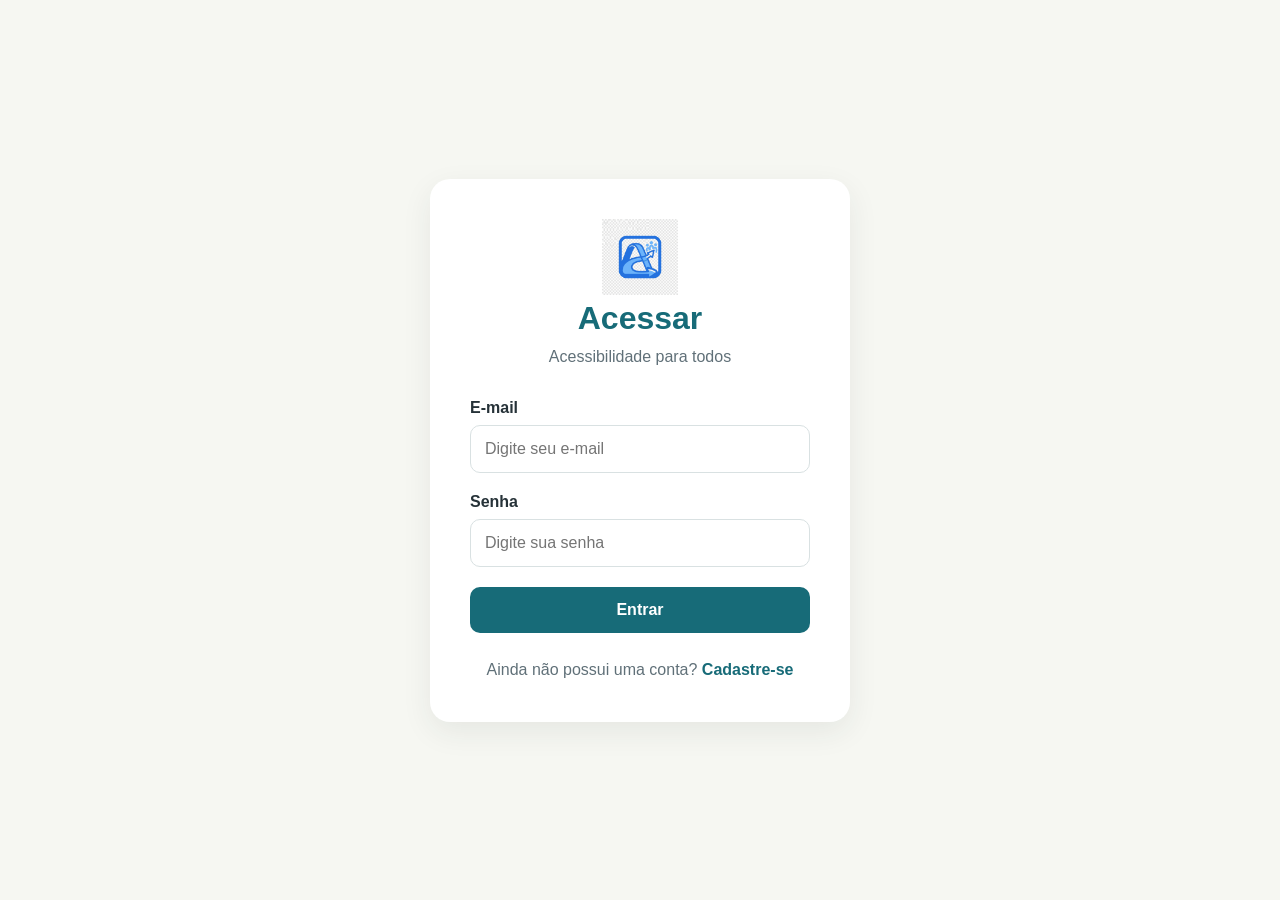
<file: index.html>
<!DOCTYPE html>
<html lang="pt-BR">
<head>
    <meta charset="UTF-8">
    <meta name="viewport" content="width=device-width, initial-scale=1.0">
    <title>Projeto Acessibilidade Urbana</title>

    <meta http-equiv="refresh" content="0; url=pages/login.html">
</head>

<body>
    <p>
        Redirecionando para a página de login...
    </p>

    <script>
        window.location.href = "pages/login.html";
    </script>
</body>
</html>
</file>
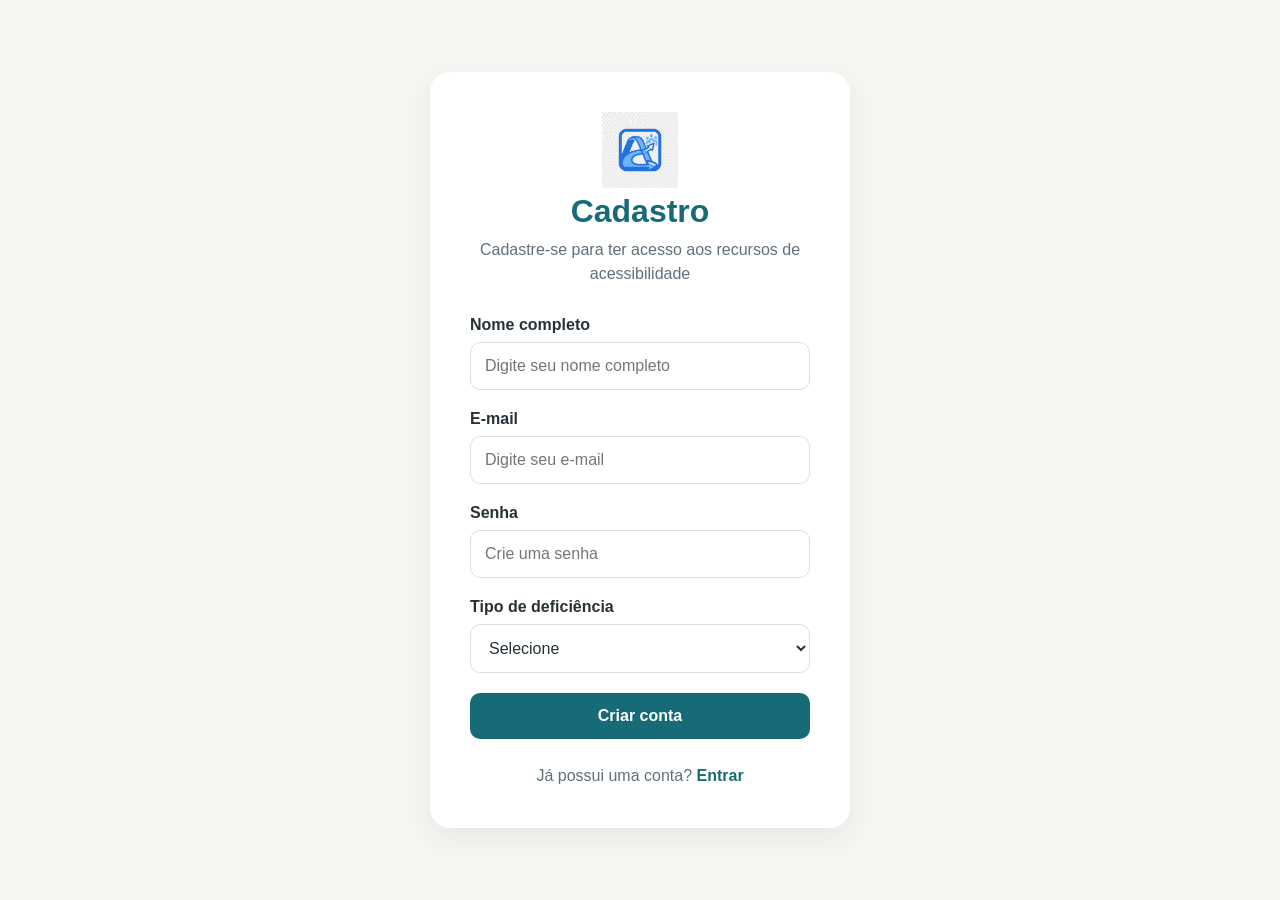
<file: pages/cadastro.html>
<!DOCTYPE html>
<html lang="pt-br">

<head>
    <meta charset="UTF-8">
    <meta name="viewport" content="width=device-width, initial-scale=1.0">

    <title>Cadastro - Acessar</title>

    <link rel="stylesheet" href="../CSS/style.css">
</head>

<body>

    <main class="login-container">

        <section class="login-card">

            <div class="logo">

                <img src="../IMG/logo.png" alt="Logo do Acessar" class="app-logo">

                <h1>Cadastro</h1>

            </div>

            <p class="login-subtitle">
                Cadastre-se para ter acesso aos recursos de acessibilidade
            </p>


            <form onsubmit="cadastrarUsuario(event)">

                <!-- Nome -->
                <div class="form-group">

                    <label for="nome">
                        Nome completo
                    </label>

                    <input type="text" id="nome" name="nome" placeholder="Digite seu nome completo" autocomplete="name"
                        required>

                </div>


                <!-- E-mail -->
                <div class="form-group">

                    <label for="email">
                        E-mail
                    </label>

                    <input type="email" id="email" name="email" placeholder="Digite seu e-mail" autocomplete="email"
                        required>

                </div>


                <!-- Senha -->
                <div class="form-group">

                    <label for="senha">
                        Senha
                    </label>

                    <input type="password" id="senha" name="senha" placeholder="Crie uma senha"
                        autocomplete="new-password" required>

                </div>


                <!-- Tipo de deficiência -->
                <div class="form-group">

                    <label for="deficiencia">
                        Tipo de deficiência
                    </label>

                    <select id="deficiencia" name="deficiencia" required>

                        <option value="">
                            Selecione
                        </option>

                        <option value="visual">
                            Deficiência visual
                        </option>

                        <option value="auditiva">
                            Deficiência auditiva
                        </option>

                        <option value="motora">
                            Deficiência físico-motora
                        </option>

                        <option value="intelectual">
                            Deficiência intelectual
                        </option>

                        <option value="multipla">
                            Deficiência múltipla
                        </option>

                    </select>

                </div>


                <!-- Botão -->
                <button type="submit" class="btn-primary">
                    Criar conta
                </button>

            </form>


            <!-- Link para login -->
            <p class="register-text">

                Já possui uma conta?

                <a href="login.html">
                    Entrar
                </a>

            </p>

        </section>

    </main>


    <script src="../JS/script.js"></script>

</body>

</html>
</file>
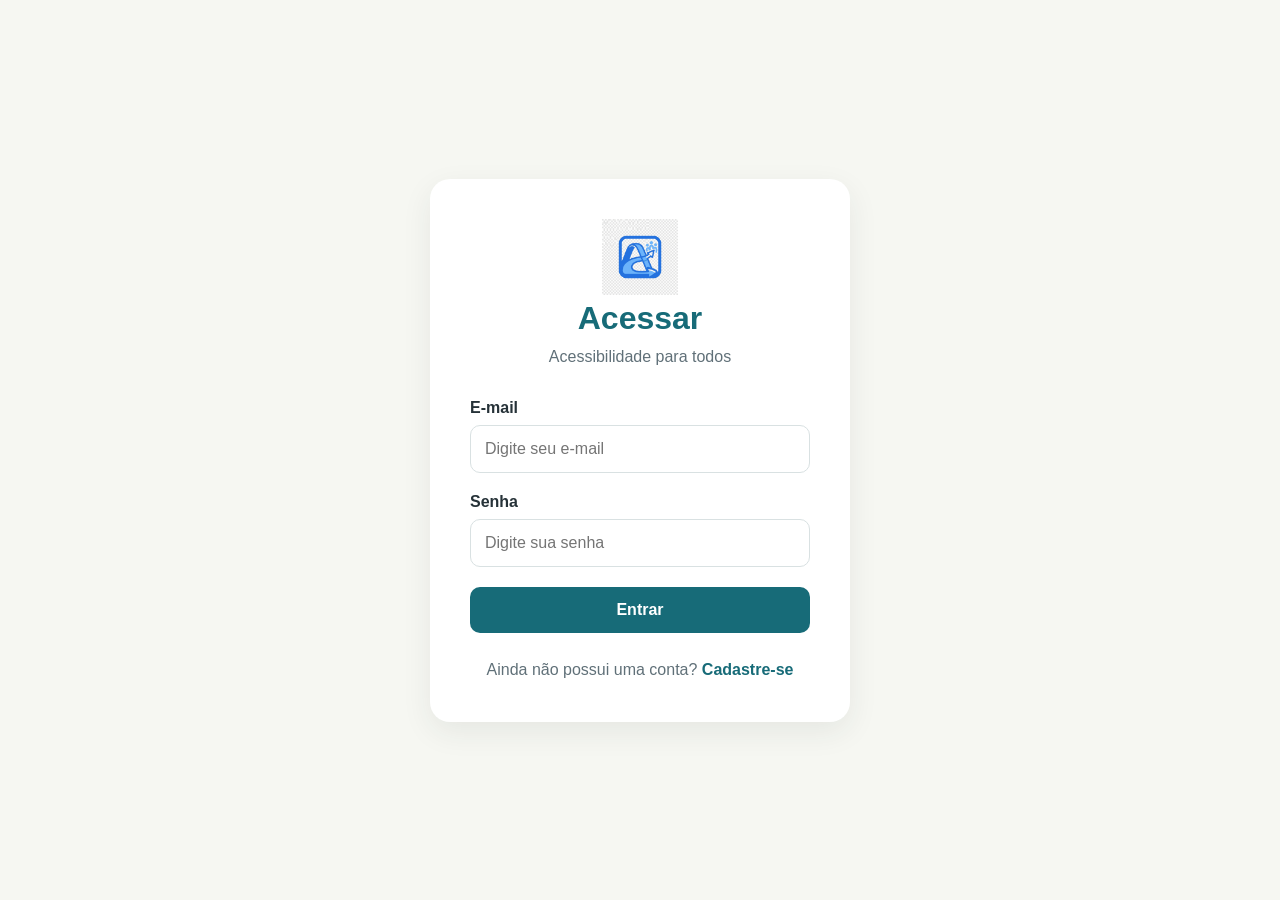
<file: pages/detalhes-rota.html>
<!DOCTYPE html>
<html lang="pt-br">

<head>

    <meta charset="UTF-8">

    <meta name="viewport" content="width=device-width, initial-scale=1.0">

    <title>Detalhes da rota - Acessar</title>

    <link rel="stylesheet" href="../CSS/style.css">

</head>

<body>

    <!-- ==============================
         CABEÇALHO
         ============================== -->

    <header class="header">

        <div class="header-logo">

            <nav class="navigation" aria-label="Navegação principal">

                <a href="home.html">
                    Início
                </a>

                <a href="rotas.html">
                    Rotas
                </a>

                <a href="recursos.html">
                    Recursos
                </a>

                <a href="perfil.html">
                    Perfil
                </a>

            </nav>

        </div>


        <div class="header-actions">

            <!-- Notificações -->

            <button id="notificationButton" class="theme-toggle" aria-label="Notificações" aria-expanded="false"
                aria-controls="notificationPanel" type="button">
                🔔
            </button>


            <!-- Tema -->

            <button id="themeToggle" class="theme-toggle" aria-label="Alternar tema" type="button">
                🌙
            </button>


            <!-- Sair -->

            <button class="logout-button" onclick="fazerLogout()" type="button">
                Sair
            </button>


            <!-- Painel de notificações -->

            <div id="notificationPanel" class="notification-panel" hidden>

                <h3>
                    Notificações
                </h3>

                <div id="notificationList" class="notification-list" aria-live="polite"></div>

            </div>

        </div>

    </header>


    <!-- ==============================
         CONTEÚDO
         ============================== -->

    <main class="home-container">

        <section class="route-details-section">

            <a href="rotas.html" class="back-route">
                ← Voltar para rotas
            </a>


            <h1 id="rotaTitulo">
                Detalhes da rota
            </h1>


            <p class="route-details-subtitle">
                Confira as informações e os recursos
                de acessibilidade disponíveis neste caminho.
            </p>


            <!-- ==============================
                 INFORMAÇÕES PRINCIPAIS
                 ============================== -->

            <div class="route-details-card">

                <div class="route-details-icon">
                    🗺️
                </div>


                <div>

                    <h2 id="rotaNome">
                        Carregando rota...
                    </h2>

                    <p id="rotaDescricao">
                        Carregando informações...
                    </p>

                </div>

            </div>


            <!-- ==============================
                 INFORMAÇÕES DA ROTA
                 ============================== -->

            <div class="route-details-info">

                <div class="route-detail-item">

                    <span class="route-detail-icon">
                        📍
                    </span>

                    <div>

                        <strong>
                            Distância
                        </strong>

                        <span id="rotaDistancia">
                            -
                        </span>

                    </div>

                </div>


                <div class="route-detail-item">

                    <span class="route-detail-icon">
                        ⏱️
                    </span>

                    <div>

                        <strong>
                            Tempo estimado
                        </strong>

                        <span id="rotaTempo">
                            -
                        </span>

                    </div>

                </div>

            </div>


            <!-- ==============================
                 CAMINHO
                 ============================== -->

            <section class="route-path-section">

                <h2>
                    Caminho da rota
                </h2>

                <div class="route-map">
                    <img src="../IMG/rotas.png" alt="Mapa mostrando o caminho da rota acessível">
                </div>

                <div id="rotaCaminho" class="route-path"></div>
            </section>


            <!-- ==============================
                 ACESSIBILIDADE
                 ============================== -->

            <section class="route-accessibility-details">

                <h2>
                    Recursos de acessibilidade
                </h2>

                <div id="rotaRecursos" class="accessibility-tags"></div>

            </section>

        </section>

    </main>


    <script src="../JS/script.js"></script>

    <script>
        carregarDetalhesRota();
    </script>

</body>

</html>
</file>
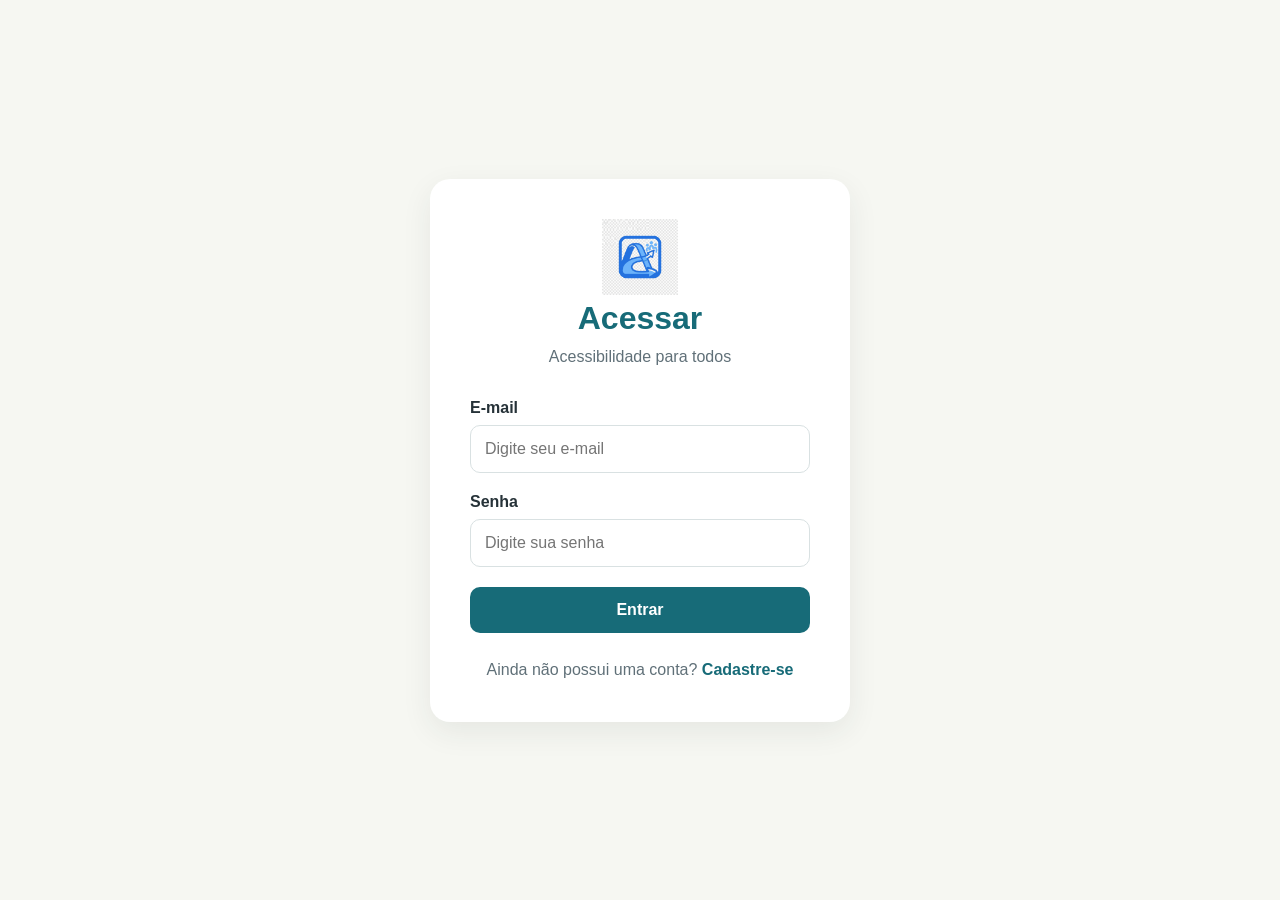
<file: pages/home.html>
<!DOCTYPE html>
<html lang="pt-br">

<head>
    <meta charset="UTF-8">
    <meta name="viewport" content="width=device-width, initial-scale=1.0">

    <title>Início - Acessar</title>

    <link rel="stylesheet" href="../CSS/style.css">
</head>

<body>

    <!-- Cabeçalho -->
    <header class="header">

        <!-- Navegação principal -->
        <div class="header-logo">

            <nav class="navigation" aria-label="Navegação principal">

                <a href="home.html">
                    Início
                </a>

                <a href="rotas.html">
                    Rotas
                </a>

                <a href="recursos.html">
                    Recursos
                </a>

                <a href="perfil.html">
                    Perfil
                </a>

            </nav>

        </div>


        <!-- Ações do usuário -->
        <div class="header-actions">

            <!-- Notificações -->
            <button id="notificationButton" class="theme-toggle" aria-label="Notificações" aria-expanded="false"
                aria-controls="notificationPanel" type="button">
                🔔
            </button>


            <!-- Tema -->
            <button id="themeToggle" class="theme-toggle" aria-label="Alternar tema" type="button">
                🌙
            </button>


            <!-- Sair -->
            <button class="logout-button" onclick="fazerLogout()" type="button">
                Sair
            </button>


            <!-- Painel de notificações -->
            <div id="notificationPanel" class="notification-panel" hidden>

                <h3>Notificações</h3>

                <div id="notificationList" class="notification-list" aria-live="polite"></div>

            </div>

        </div>

    </header>


    <!-- Conteúdo principal -->
    <main class="home-container">

        <!-- Saudação -->
        <section class="welcome-section">

            <h1>
                Olá, <span id="nomeUsuario">usuário</span>
            </h1>

            <p>
                Encontre recursos de acessibilidade para facilitar sua mobilidade.
            </p>

        </section>


        <!-- Recursos personalizados -->
        <section class="resources-section">

            <h2>
                Recursos personalizados
            </h2>

            <div id="recursosContainer" class="resources-grid"></div>

        </section>


        <!-- Informações de acessibilidade -->
        <section class="accessibility-info">

            <h2>
                Informações de acessibilidade
            </h2>

            <p>
                Consulte informações sobre rotas acessíveis,
                equipamentos urbanos e condições de mobilidade.
            </p>

        </section>

    </main>


    <!-- JavaScript -->
    <script src="../JS/script.js"></script>

    <script>
        carregarHome();
    </script>

</body>

</html>
</file>
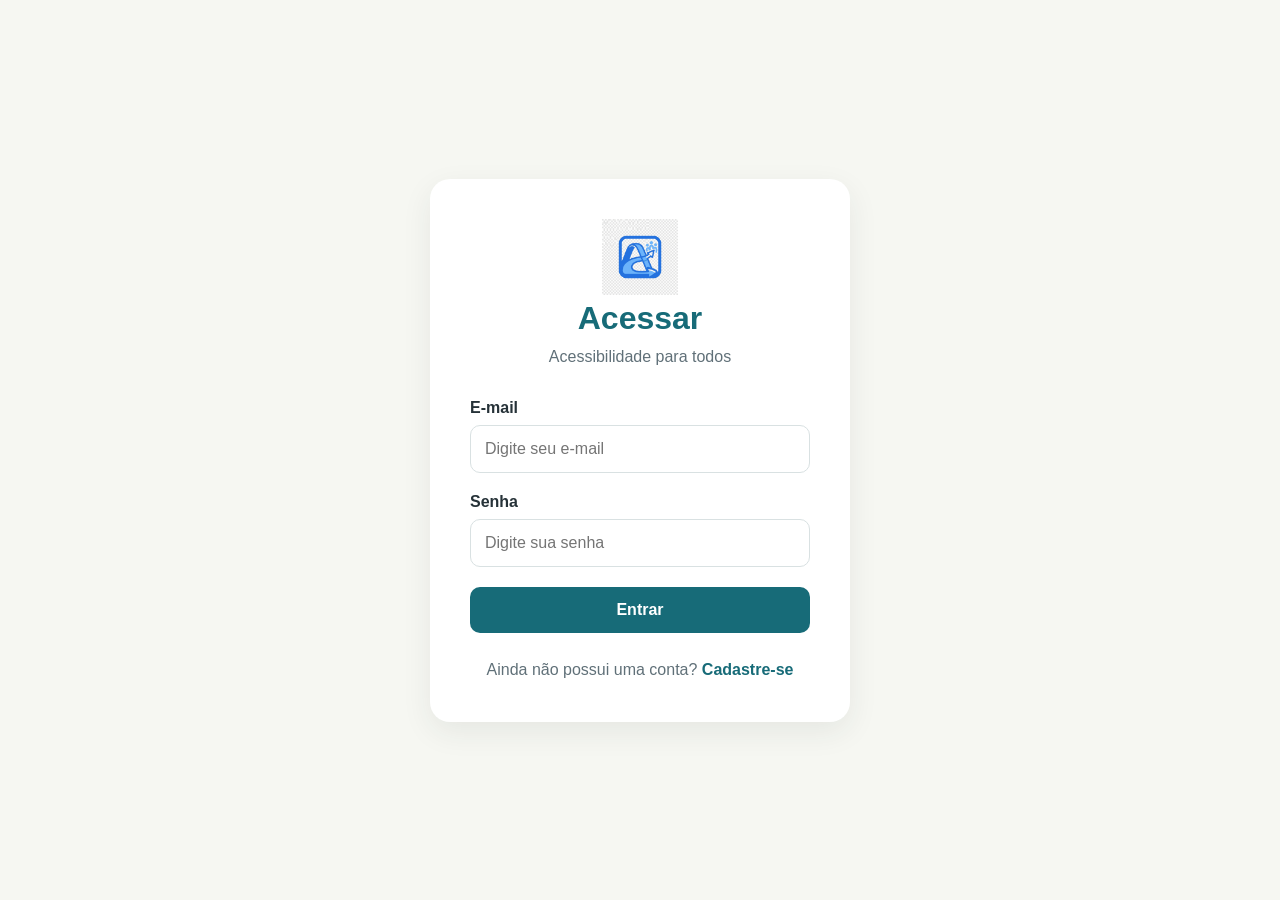
<file: pages/login.html>
<!DOCTYPE html>
<html lang="pt-br">

<head>
    <meta charset="UTF-8">
    <meta name="viewport" content="width=device-width, initial-scale=1.0">

    <title>Login - Acessar</title>

    <link rel="stylesheet" href="../CSS/style.css">
</head>

<body>

    <main class="login-container">

        <section class="login-card">

            <!-- Logo -->
            <div class="logo">

                <img src="../IMG/logo.png" alt="Logo do Acessar" class="app-logo">

                <h1>Acessar</h1>

            </div>


            <!-- Subtítulo -->
            <p class="login-subtitle">
                Acessibilidade para todos
            </p>


            <!-- Formulário de login -->
            <form onsubmit="fazerLogin(event)">

                <!-- E-mail -->
                <div class="form-group">

                    <label for="email">
                        E-mail
                    </label>

                    <input type="email" id="email" name="email" placeholder="Digite seu e-mail" autocomplete="email"
                        required>

                </div>


                <!-- Senha -->
                <div class="form-group">

                    <label for="senha">
                        Senha
                    </label>

                    <input type="password" id="senha" name="senha" placeholder="Digite sua senha"
                        autocomplete="current-password" required>

                </div>


                <!-- Botão de login -->
                <button type="submit" class="btn-primary">
                    Entrar
                </button>

            </form>


            <!-- Cadastro -->
            <p class="register-text">

                Ainda não possui uma conta?

                <a href="cadastro.html">
                    Cadastre-se
                </a>

            </p>

        </section>

    </main>


    <script src="../JS/script.js"></script>

</body>

</html>
</file>
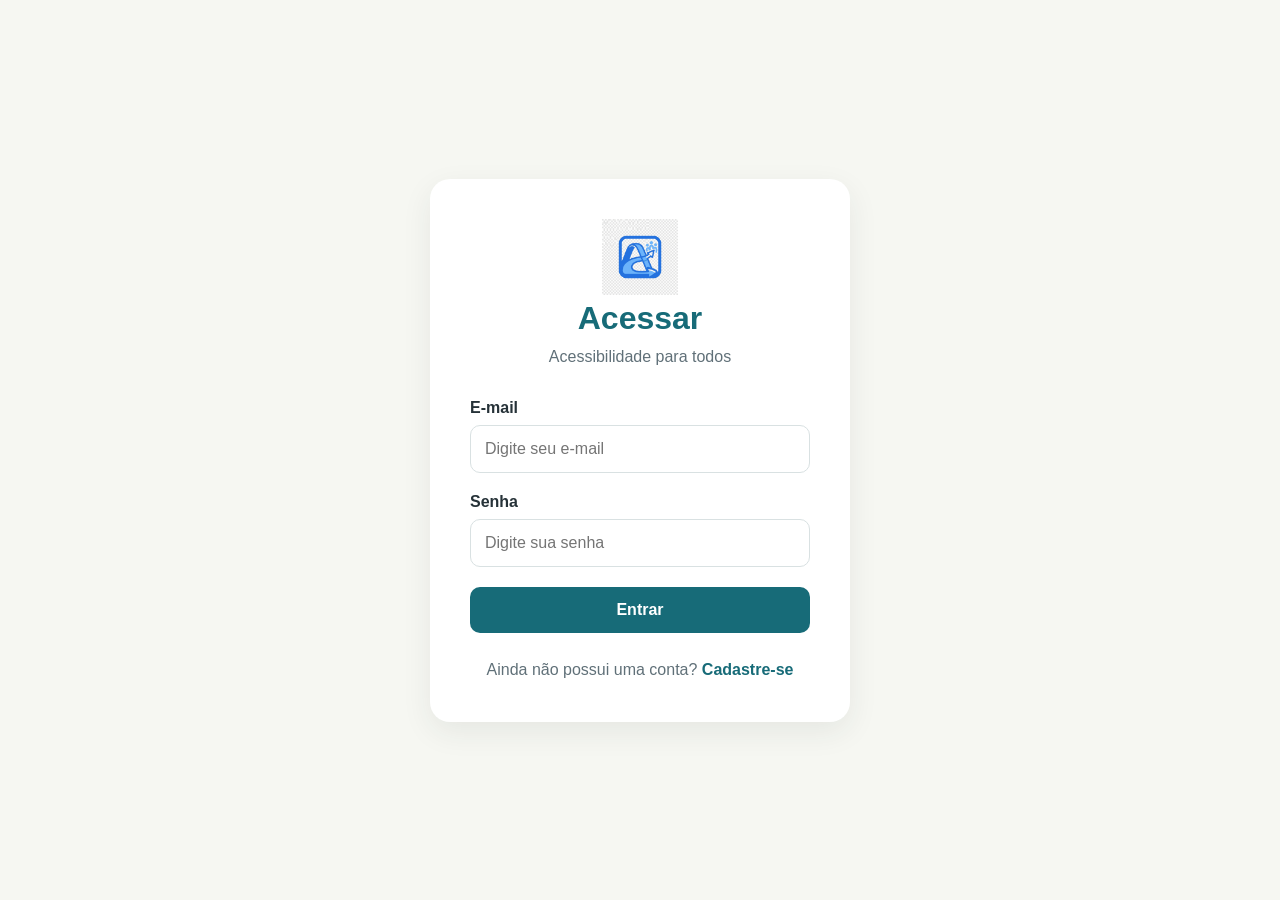
<file: pages/perfil.html>
<!DOCTYPE html>
<html lang="pt-br">

<head>
    <meta charset="UTF-8">
    <meta name="viewport" content="width=device-width, initial-scale=1.0">

    <title>Meu perfil - Acessar</title>

    <link rel="stylesheet" href="../CSS/style.css">
</head>

<body>

    <!-- ==============================
         CABEÇALHO
         ============================== -->

    <header class="header">

        <div class="header-logo">

            <nav class="navigation" aria-label="Navegação principal">

                <a href="home.html">
                    Início
                </a>

                <a href="rotas.html">
                    Rotas
                </a>

                <a href="recursos.html">
                    Recursos
                </a>

                <a href="perfil.html" aria-current="page">
                    Perfil
                </a>

            </nav>

        </div>


        <!-- ==============================
             AÇÕES DO USUÁRIO
             ============================== -->

        <div class="header-actions">

            <!-- Notificações -->
            <button
                id="notificationButton"
                class="theme-toggle"
                aria-label="Notificações"
                aria-expanded="false"
                aria-controls="notificationPanel"
                type="button">

                🔔

            </button>


            <!-- Tema -->
            <button
                id="themeToggle"
                class="theme-toggle"
                aria-label="Alternar tema"
                type="button">

                🌙

            </button>


            <!-- Sair -->
            <button
                class="logout-button"
                onclick="fazerLogout()"
                type="button">

                Sair

            </button>


            <!-- Painel de notificações -->
            <div
                id="notificationPanel"
                class="notification-panel"
                hidden>

                <h3>Notificações</h3>

                <div
                    id="notificationList"
                    class="notification-list"
                    aria-live="polite">
                </div>

            </div>

        </div>

    </header>


    <!-- ==============================
         CONTEÚDO PRINCIPAL
         ============================== -->

    <main class="home-container">

        <section class="profile-section">

            <h1>
                Meu perfil
            </h1>

            <p>
                Confira e gerencie as informações cadastradas na sua conta.
            </p>


            <!-- ==============================
                 NOME DO USUÁRIO
                 ============================== -->

            <h2 id="perfilNome">
                Usuário
            </h2>


            <!-- ==============================
                 DADOS DO PERFIL
                 ============================== -->

            <div class="profile-data">

                <p>
                    <strong>Nome:</strong>

                    <span id="perfilNomeCompleto">
                        Não informado
                    </span>
                </p>


                <p>
                    <strong>E-mail:</strong>

                    <span id="perfilEmail">
                        Não informado
                    </span>
                </p>


                <p>
                    <strong>Tipo de deficiência:</strong>

                    <span id="perfilDeficiencia">
                        Não informado
                    </span>
                </p>

            </div>


            <!-- ==============================
                 RESUMO DO PERFIL
                 ============================== -->

            <div class="profile-summary">

                <h2>
                    Resumo das informações
                </h2>

                <p id="perfilResumo">
                    Suas informações aparecerão aqui.
                </p>

            </div>


            <!-- ==============================
                 AÇÕES DO PERFIL
                 ============================== -->

            <div class="profile-actions">

                <button
                    id="editarPerfilButton"
                    class="profile-edit-button"
                    type="button">

                    ✏️ Editar perfil

                </button>

            </div>


            <!-- ==============================
                 FORMULÁRIO DE EDIÇÃO
                 ============================== -->

            <div
                id="perfilForm"
                class="profile-edit-form"
                hidden>

                <h2>
                    Editar informações
                </h2>


                <!-- Nome -->
                <div class="form-group">

                    <label for="editarNome">
                        Nome completo
                    </label>

                    <input
                        type="text"
                        id="editarNome"
                        placeholder="Digite seu nome">

                </div>


                <!-- E-mail -->
                <div class="form-group">

                    <label for="editarEmail">
                        E-mail
                    </label>

                    <input
                        type="email"
                        id="editarEmail"
                        placeholder="Digite seu e-mail">

                </div>


                <!-- Deficiência -->
                <div class="form-group">

                    <label for="editarDeficiencia">
                        Tipo de deficiência
                    </label>

                    <select id="editarDeficiencia">

                        <option value="">
                            Selecione uma opção
                        </option>

                        <option value="visual">
                            Deficiência visual
                        </option>

                        <option value="auditiva">
                            Deficiência auditiva
                        </option>

                        <option value="motora">
                            Deficiência físico-motora
                        </option>

                        <option value="intelectual">
                            Deficiência intelectual
                        </option>

                        <option value="multipla">
                            Deficiência múltipla
                        </option>

                    </select>

                </div>


                <!-- Botões -->
                <div class="profile-form-actions">

                    <button
                        id="salvarPerfilButton"
                        class="profile-save-button"
                        type="button"
                        hidden>

                        💾 Salvar alterações

                    </button>


                    <button
                        id="cancelarPerfilButton"
                        class="profile-cancel-button"
                        type="button"
                        hidden>

                        ❌ Cancelar

                    </button>

                </div>

            </div>

        </section>

    </main>


    <!-- ==============================
         JAVASCRIPT
         ============================== -->

    <script src="../JS/script.js"></script>

    <script>
        carregarPerfil();
    </script>

</body>

</html>
</file>
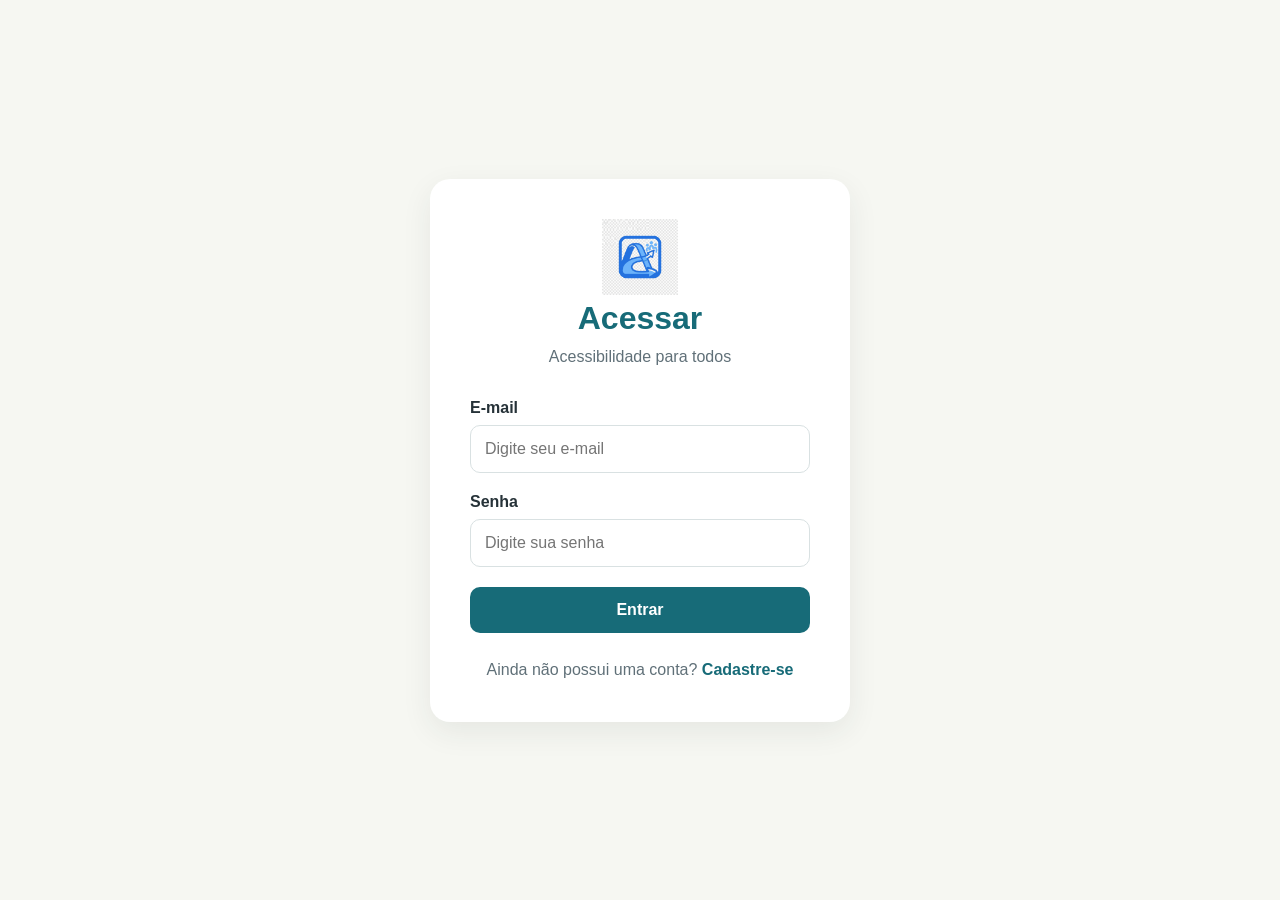
<file: pages/recurso-detalhes.html>
<!DOCTYPE html>
<html lang="pt-br">

<head>

    <meta charset="UTF-8">

    <meta
        name="viewport"
        content="width=device-width, initial-scale=1.0"
    >

    <title>Detalhes do recurso - Acessar</title>

    <link
        rel="stylesheet"
        href="../CSS/style.css"
    >

</head>

<body>

    <!-- ==============================
         CABEÇALHO
         ============================== -->

    <header class="header">

        <div class="header-logo">

            <nav
                class="navigation"
                aria-label="Navegação principal"
            >

                <a href="home.html">
                    Início
                </a>

                <a href="rotas.html">
                    Rotas
                </a>

                <a href="recursos.html">
                    Recursos
                </a>

                <a href="perfil.html">
                    Perfil
                </a>

            </nav>

        </div>


        <div class="header-actions">

            <button
                id="notificationButton"
                class="theme-toggle"
                aria-label="Notificações"
                aria-expanded="false"
                aria-controls="notificationPanel"
                type="button"
            >
                🔔
            </button>


            <button
                id="themeToggle"
                class="theme-toggle"
                aria-label="Alternar tema"
                type="button"
            >
                🌙
            </button>


            <button
                class="logout-button"
                onclick="fazerLogout()"
                type="button"
            >
                Sair
            </button>


            <div
                id="notificationPanel"
                class="notification-panel"
                hidden
            >

                <h3>
                    Notificações
                </h3>

                <div
                    id="notificationList"
                    class="notification-list"
                    aria-live="polite"
                ></div>

            </div>

        </div>

    </header>


    <!-- ==============================
         CONTEÚDO
         ============================== -->

    <main class="home-container">

        <section class="resource-details-section">

            <a
                href="recursos.html"
                class="back-resource"
            >
                ← Voltar para recursos
            </a>


            <h1 id="recursoTitulo">
                Detalhes do recurso
            </h1>


            <p
                id="recursoDescricao"
                class="resource-details-subtitle"
            >
                Carregando informações...
            </p>


            <!-- IMAGEM -->

            <div class="resource-detail-image">

                <img
                    id="recursoImagem"
                    src="../IMG/acessibilidade-fisica.png"
                    alt="Imagem representando o recurso de acessibilidade"
                >

            </div>


            <!-- INFORMAÇÕES -->

            <div class="resource-detail-card">

                <h2>
                    Sobre este recurso
                </h2>

                <p id="recursoDetalhes">
                    Carregando informações...
                </p>

            </div>


            <!-- BENEFÍCIOS -->

            <div class="resource-detail-card">

                <h2>
                    Como ele ajuda?
                </h2>


                <div class="resource-benefits">

                    <div class="resource-benefit">

                        <strong>
                            ♿ Acessibilidade
                        </strong>

                        <span>
                            Facilita o acesso e a circulação em diferentes ambientes.
                        </span>

                    </div>


                    <div class="resource-benefit">

                        <strong>
                            🛡️ Segurança
                        </strong>

                        <span>
                            Contribui para um deslocamento mais seguro.
                        </span>

                    </div>


                    <div class="resource-benefit">

                        <strong>
                            🗺️ Orientação
                        </strong>

                        <span>
                            Ajuda o usuário a compreender melhor o ambiente.
                        </span>

                    </div>


                    <div class="resource-benefit">

                        <strong>
                            🤝 Inclusão
                        </strong>

                        <span>
                            Contribui para uma cidade mais acessível e inclusiva.
                        </span>

                    </div>

                </div>

            </div>

        </section>

    </main>


    <script src="../JS/script.js"></script>

    <script>
        carregarDetalhesRecurso();
    </script>

</body>

</html>
</file>
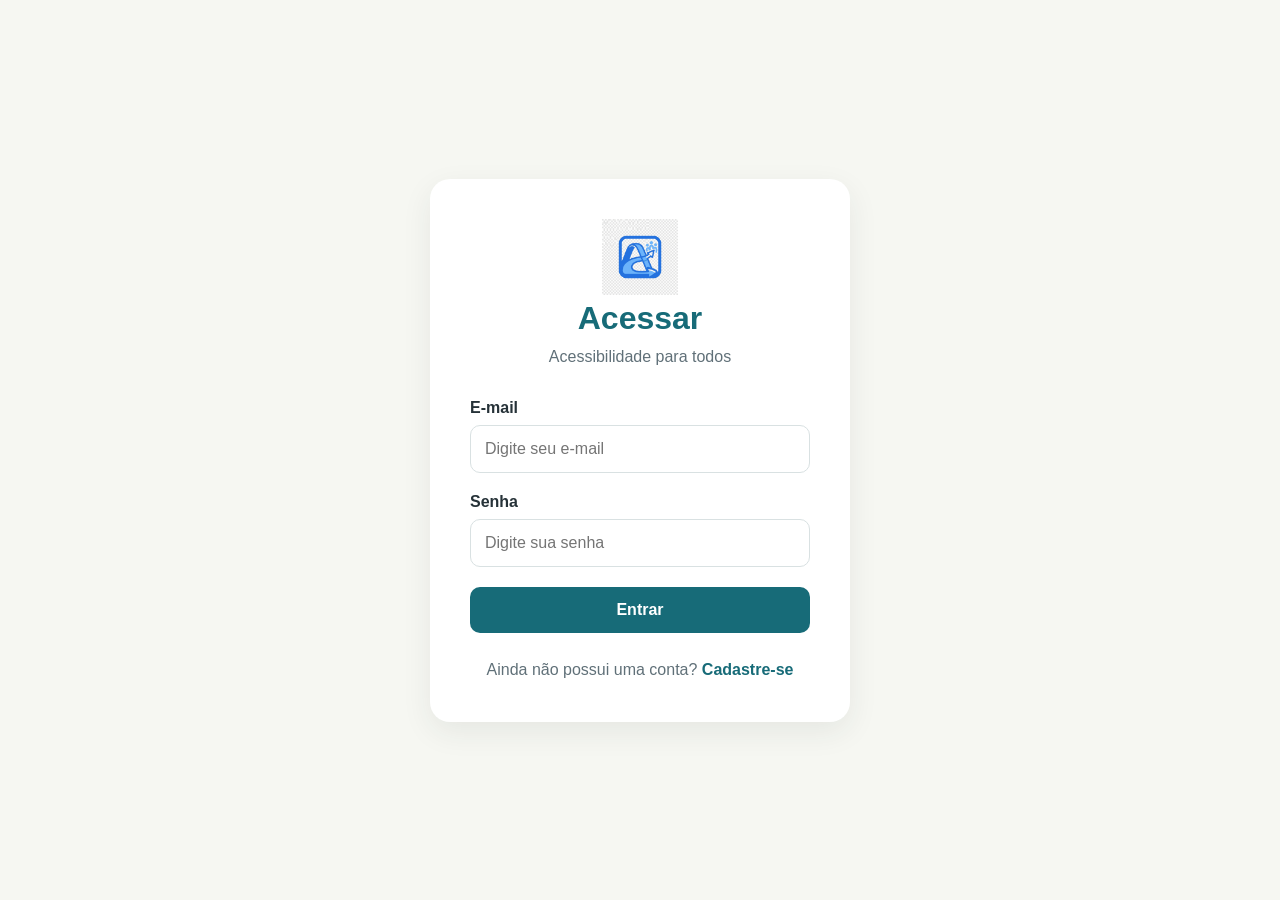
<file: pages/recursos.html>
<!DOCTYPE html>
<html lang="pt-br">

<head>

    <meta charset="UTF-8">

    <meta
        name="viewport"
        content="width=device-width, initial-scale=1.0"
    >

    <title>Recursos - Acessar</title>

    <link
        rel="stylesheet"
        href="../CSS/style.css"
    >

</head>

<body>

    <!-- ==============================
         CABEÇALHO
         ============================== -->

    <header class="header">

        <div class="header-logo">

            <nav
                class="navigation"
                aria-label="Navegação principal"
            >

                <a href="home.html">
                    Início
                </a>

                <a href="rotas.html">
                    Rotas
                </a>

                <a href="recursos.html">
                    Recursos
                </a>

                <a href="perfil.html">
                    Perfil
                </a>

            </nav>

        </div>


        <div class="header-actions">

            <!-- Notificações -->

            <button
                id="notificationButton"
                class="theme-toggle"
                aria-label="Notificações"
                aria-expanded="false"
                aria-controls="notificationPanel"
                type="button"
            >
                🔔
            </button>


            <!-- Tema -->

            <button
                id="themeToggle"
                class="theme-toggle"
                aria-label="Alternar tema"
                type="button"
            >
                🌙
            </button>


            <!-- Sair -->

            <button
                class="logout-button"
                onclick="fazerLogout()"
                type="button"
            >
                Sair
            </button>


            <!-- Painel de notificações -->

            <div
                id="notificationPanel"
                class="notification-panel"
                hidden
            >

                <h3>
                    Notificações
                </h3>

                <div
                    id="notificationList"
                    class="notification-list"
                    aria-live="polite"
                ></div>

            </div>

        </div>

    </header>


    <!-- ==============================
         CONTEÚDO
         ============================== -->

    <main class="home-container">

        <section class="resources-page-section">

            <h1>
                Recursos de acessibilidade
            </h1>

            <p class="resources-page-subtitle">
                Encontre recursos que podem facilitar sua
                mobilidade e tornar seus deslocamentos mais acessíveis.
            </p>


            <!-- ==============================
                 RECURSOS RECOMENDADOS
                 ============================== -->

            <section class="resources-section">

                <h2>
                    Recursos recomendados para você
                </h2>

                <div
                    id="recursosPaginaContainer"
                    class="resources-grid"
                ></div>

            </section>


            <!-- ==============================
                 OUTROS RECURSOS
                 ============================== -->

            <section class="all-resources-section">

                <h2>
                    Outros recursos de acessibilidade
                </h2>

                <div
                    id="todosRecursosContainer"
                    class="resources-grid"
                ></div>

            </section>

        </section>

    </main>


    <!-- JavaScript -->

    <script src="../JS/script.js"></script>

    <script>
        carregarRecursosPagina();
    </script>

</body>

</html>
</file>
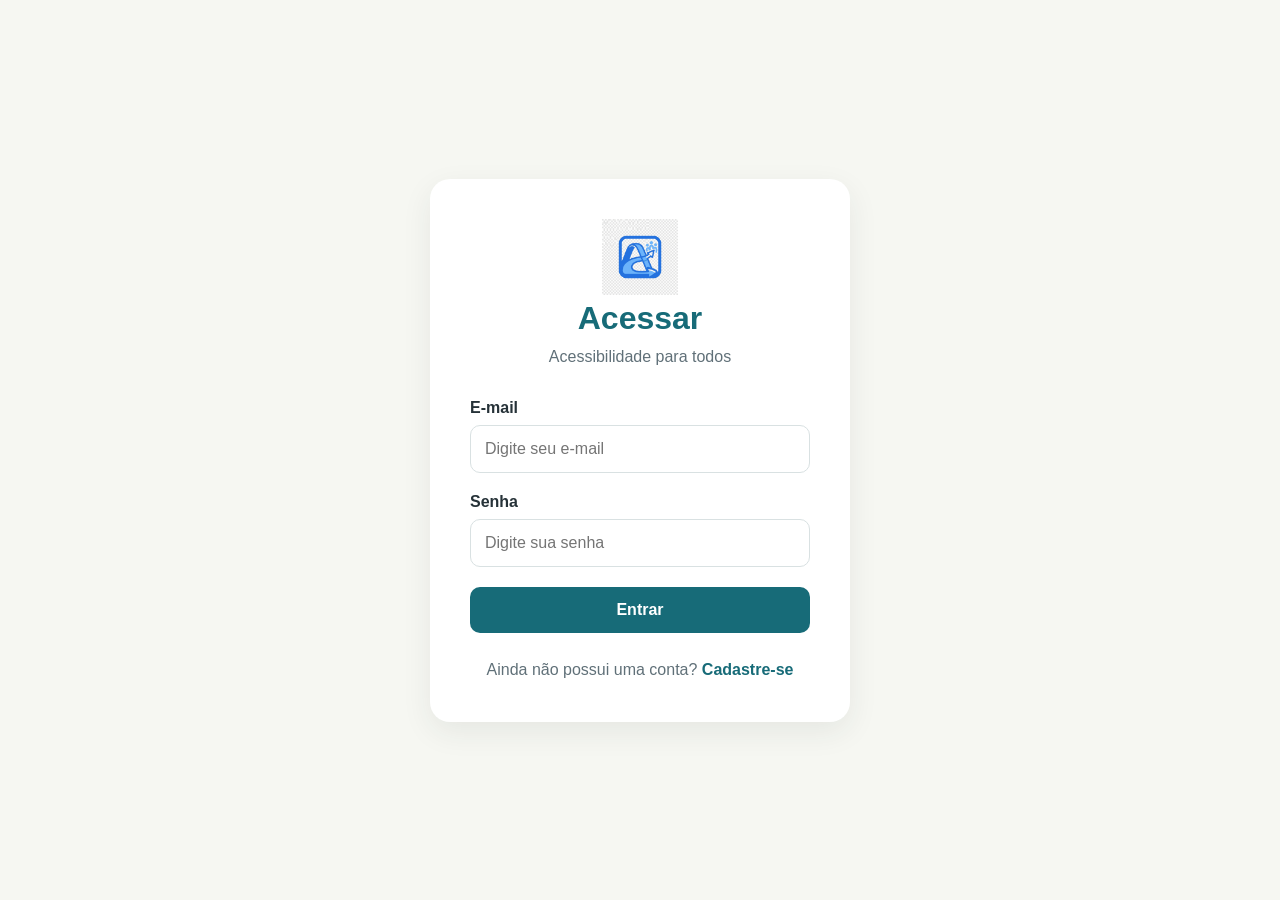
<file: pages/rotas.html>
<!DOCTYPE html>
<html lang="pt-br">

<head>
    <meta charset="UTF-8">
    <meta name="viewport" content="width=device-width, initial-scale=1.0">

    <title>Rotas - Acessar</title>

    <link rel="stylesheet" href="../CSS/style.css">
</head>

<body>

    <!-- ==============================
         CABEÇALHO
         ============================== -->

    <header class="header">

        <!-- Navegação principal -->
        <div class="header-logo">

            <nav class="navigation" aria-label="Navegação principal">

                <a href="home.html">
                    Início
                </a>

                <a href="rotas.html" aria-current="page">
                    Rotas
                </a>

                <a href="recursos.html">
                    Recursos
                </a>

                <a href="perfil.html">
                    Perfil
                </a>

            </nav>

        </div>


        <!-- ==============================
             AÇÕES DO USUÁRIO
             ============================== -->

        <div class="header-actions">

            <!-- Notificações -->
            <button
                id="notificationButton"
                class="theme-toggle"
                aria-label="Notificações"
                aria-expanded="false"
                aria-controls="notificationPanel"
                type="button">

                🔔

            </button>


            <!-- Tema -->
            <button
                id="themeToggle"
                class="theme-toggle"
                aria-label="Alternar tema"
                type="button">

                🌙

            </button>


            <!-- Sair -->
            <button
                class="logout-button"
                onclick="fazerLogout()"
                type="button">

                Sair

            </button>


            <!-- ==============================
                 PAINEL DE NOTIFICAÇÕES
                 ============================== -->

            <div
                id="notificationPanel"
                class="notification-panel"
                hidden>

                <h3>
                    Notificações
                </h3>

                <div
                    id="notificationList"
                    class="notification-list"
                    aria-live="polite">
                </div>

            </div>

        </div>

    </header>


    <!-- ==============================
         CONTEÚDO PRINCIPAL
         ============================== -->

    <main class="home-container">

        <!-- ==============================
             TÍTULO
             ============================== -->

        <section class="welcome-section">

            <h1>
                Rotas acessíveis
            </h1>

            <p>
                Encontre caminhos adaptados às suas necessidades
                de acessibilidade.
            </p>

        </section>

        <!-- ==============================
             ROTAS PERSONALIZADAS
             ============================== -->

        <section class="resources-section">

            <h2>
                Rotas recomendadas para você
            </h2>

            <div
                id="rotasContainer"
                class="resources-grid">
            </div>

            <!-- Mensagem quando nenhum resultado for encontrado -->

            <p
                id="nenhumaRota"
                class="no-routes-message"
                hidden>

                Nenhuma rota encontrada para esse tipo de
                acessibilidade.

            </p>

        </section>


        <!-- ==============================
             INFORMAÇÕES
             ============================== -->

        <section class="accessibility-info">

            <h2>
                Sobre as rotas
            </h2>

            <p>
                As rotas apresentadas são selecionadas de acordo
                com as necessidades de acessibilidade informadas
                no seu cadastro.
            </p>

        </section>

    </main>


    <!-- ==============================
         JAVASCRIPT
         ============================== -->

    <script src="../JS/script.js"></script>

    <script>
        carregarRotas();
    </script>

</body>

</html>
</file>
<file: CSS/style.css>
/* ==============================
   CONFIGURAÇÕES GERAIS
   ============================== */

   * {
    margin: 0;
    padding: 0;
    box-sizing: border-box;
}

html {
    scroll-behavior: smooth;
}

body {
    font-family: Arial, Helvetica, sans-serif;
    background-color: #F6F7F2;
    color: #263238;
    min-height: 100vh;
    transition: background-color 0.2s ease, color 0.2s ease;
}


/* ==============================
   ACESSIBILIDADE POR TECLADO
   ============================== */

button:focus-visible,
a:focus-visible,
input:focus-visible,
select:focus-visible {
    outline: 3px solid #2A9D8F;
    outline-offset: 3px;
}


/* ==============================
   TELA DE LOGIN E CADASTRO
   ============================== */

.login-container {
    min-height: 100vh;
    display: flex;
    justify-content: center;
    align-items: center;
    padding: 20px;
}

.login-card {
    width: 100%;
    max-width: 420px;
    background-color: #FFFFFF;
    padding: 40px;
    border-radius: 20px;
    box-shadow: 0 10px 30px rgba(38, 50, 56, 0.08);
}


/* ==============================
   LOGO
   ============================== */

.logo {
    text-align: center;
}

.logo span {
    font-size: 50px;
}

.logo h1 {
    font-size: 32px;
    margin-top: 5px;
    color: #176B78;
}

.app-logo {
    width: 76px;
    height: 76px;
    display: block;
    margin: 0 auto;
    object-fit: contain;
}


/* ==============================
   SUBTÍTULO
   ============================== */

.login-subtitle {
    text-align: center;
    margin-top: 8px;
    margin-bottom: 30px;
    color: #607078;
    line-height: 1.5;
}


/* ==============================
   FORMULÁRIO
   ============================== */

.form-group {
    margin-bottom: 20px;
}

.form-group label {
    display: block;
    margin-bottom: 8px;
    font-weight: bold;
    color: #263238;
}

.form-group input,
.form-group select {
    width: 100%;
    padding: 14px;
    border: 1px solid #D9E1E2;
    border-radius: 10px;
    background-color: #FFFFFF;
    color: #263238;
    font-size: 16px;
    outline: none;
}

.form-group input:focus,
.form-group select:focus {
    border-color: #176B78;
}


/* ==============================
   BOTÃO PRINCIPAL
   ============================== */

.btn-primary {
    width: 100%;
    padding: 14px;
    border: none;
    border-radius: 10px;
    background-color: #176B78;
    color: #FFFFFF;
    font-size: 16px;
    font-weight: bold;
    cursor: pointer;
    transition: background-color 0.2s ease, transform 0.2s ease;
}

.btn-primary:hover {
    background-color: #125762;
}

.btn-primary:active {
    transform: scale(0.98);
}


/* ==============================
   LINK DE CADASTRO
   ============================== */

.register-text {
    text-align: center;
    margin-top: 25px;
    color: #607078;
    line-height: 1.5;
}

.register-text a {
    color: #176B78;
    font-weight: bold;
    text-decoration: none;
}

.register-text a:hover {
    color: #125762;
    text-decoration: underline;
}


/* ==============================
   HEADER
   ============================== */

.header {
    width: 100%;
    display: flex;
    align-items: center;
    justify-content: space-between;
    padding: 18px 40px;
    background-color: #FFFFFF;
    box-shadow: 0 2px 10px rgba(38, 50, 56, 0.08);
    position: relative;
    z-index: 20;
}

.header-logo {
    display: flex;
    align-items: center;
    gap: 8px;
    font-size: 22px;
}

.header-logo span {
    font-size: 30px;
}


/* ==============================
   NAVEGAÇÃO
   ============================== */

.navigation {
    display: flex;
    gap: 25px;
}

.navigation a {
    color: #263238;
    text-decoration: none;
    font-weight: bold;
    transition: color 0.2s ease;
}

.navigation a:hover {
    color: #176B78;
}


/* ==============================
   AÇÕES DO HEADER
   ============================== */

.header-actions {
    display: flex;
    align-items: center;
    gap: 10px;
    position: relative;
}


/* ==============================
   BOTÃO DE TEMA E NOTIFICAÇÃO
   ============================== */

.theme-toggle {
    background: none;
    border: none;
    font-size: 22px;
    cursor: pointer;
    padding: 8px;
    border-radius: 8px;
    transition: background-color 0.2s ease;
}

.theme-toggle:hover {
    background-color: #E8F1F0;
}


/* ==============================
   BOTÃO SAIR
   ============================== */

.logout-button {
    padding: 9px 14px;
    background-color: #C94C4C;
    color: #FFFFFF;
    border: none;
    border-radius: 8px;
    font-size: 15px;
    font-weight: bold;
    cursor: pointer;
    transition: background-color 0.2s ease;
}

.logout-button:hover {
    background-color: #A83D3D;
}


/* ==============================
   HOME
   ============================== */

.home-container {
    max-width: 1200px;
    margin: 0 auto;
    padding: 40px 20px;
}

.welcome-section {
    margin-bottom: 40px;
}

.welcome-section h1 {
    font-size: 32px;
    margin-bottom: 10px;
    color: #176B78;
}

.welcome-section p {
    color: #607078;
    font-size: 17px;
    line-height: 1.5;
}


/* ==============================
   RECURSOS
   ============================== */

.resources-section h2 {
    margin-bottom: 10px;
    color: #263238;
}

.resources-grid {
    display: grid;
    grid-template-columns: repeat(3, 1fr);
    gap: 25px;
    margin-top: 25px;
    width: 100%;
}

.resource-card {
    background-color: #FFFFFF;
    border-radius: 15px;
    padding: 25px;
    box-shadow: 0 4px 12px rgba(38, 50, 56, 0.08);
    border: 1px solid #D9E1E2;
    transition: transform 0.2s ease, box-shadow 0.2s ease;
}

.resource-card:hover {
    transform: translateY(-5px);
    box-shadow: 0 8px 20px rgba(38, 50, 56, 0.12);
}

.resource-card h3 {
    font-size: 20px;
    margin-bottom: 10px;
    color: #176B78;
}

.resource-card p {
    font-size: 15px;
    line-height: 1.5;
    color: #607078;
    margin: 0;
}


/* ==============================
   IMAGENS DOS RECURSOS
   ============================== */

.resource-image-container {
    height: 160px;
    display: flex;
    align-items: center;
    justify-content: center;
    margin-bottom: 15px;
    overflow: hidden;
    border-radius: 10px;
    background-color: #E8F1F0;
}

.resource-image {
    display: block;
    max-width: 100%;
    max-height: 100%;
    width: auto;
    height: auto;
    object-fit: contain;
}


/* ==============================
   INFORMAÇÕES DE ACESSIBILIDADE
   ============================== */

.accessibility-info {
    margin-top: 40px;
    padding: 25px;
    background-color: #FFFFFF;
    border-radius: 16px;
    border: 1px solid #D9E1E2;
    box-shadow: 0 5px 20px rgba(38, 50, 56, 0.07);
}

.accessibility-info h2 {
    margin-bottom: 10px;
    color: #176B78;
}

.accessibility-info p {
    color: #607078;
    line-height: 1.5;
}


/* ==============================
   NOTIFICAÇÕES
   ============================== */

.notification-panel {
    position: absolute;
    top: calc(100% + 12px);
    right: 0;
    width: 320px;
    max-width: calc(100vw - 40px);
    padding: 18px;
    background-color: #FFFFFF;
    color: #263238;
    border: 1px solid #D9E1E2;
    border-radius: 12px;
    box-shadow: 0 8px 20px rgba(38, 50, 56, 0.15);
    z-index: 30;
}

.notification-panel h3 {
    margin-bottom: 10px;
    color: #176B78;
}

.notification-list {
    display: flex;
    flex-direction: column;
}

.notification-item {
    padding: 12px 0;
    border-bottom: 1px solid #D9E1E2;
}

.notification-item:last-child {
    border-bottom: none;
    padding-bottom: 0;
}

.notification-item strong {
    display: block;
    margin-bottom: 4px;
    color: #263238;
}

.notification-item span {
    color: #607078;
    font-size: 14px;
    line-height: 1.4;
}


/* ==============================
   PERFIL
   ============================== */

   .profile-section {
    max-width: 760px;
}

.profile-section > h1 {
    font-size: 32px;
    margin-bottom: 8px;
    color: #176B78;
}

.profile-section > p {
    color: #607078;
    font-size: 17px;
    line-height: 1.5;
}


/* ==============================
   NOME DO USUÁRIO
   ============================== */

.profile-section > h2 {
    margin-top: 30px;
    margin-bottom: 20px;

    font-size: 24px;

    color: #263238;
}


/* ==============================
   DADOS DO PERFIL
   ============================== */

.profile-data {
    padding: 25px;

    background-color: #FFFFFF;

    border: 1px solid #D9E1E2;

    border-radius: 16px;

    box-shadow:
        0 5px 20px rgba(38, 50, 56, 0.07);
}

.profile-data p {
    display: flex;

    flex-direction: column;

    gap: 6px;

    margin: 0;

    padding: 16px 0;

    border-bottom: 1px solid #D9E1E2;
}

.profile-data p:first-child {
    padding-top: 0;
}

.profile-data p:last-child {
    padding-bottom: 0;

    border-bottom: none;
}

.profile-data strong {
    color: #607078;

    font-size: 14px;
}

.profile-data span {
    color: #263238;

    font-size: 17px;

    font-weight: bold;
}


/* ==============================
   RESUMO DO PERFIL
   ============================== */

.profile-summary {
    margin-top: 25px;

    padding: 25px;

    background-color: #FFFFFF;

    border: 1px solid #D9E1E2;

    border-radius: 16px;

    box-shadow:
        0 5px 20px rgba(38, 50, 56, 0.07);
}

.profile-summary h2 {
    margin-bottom: 10px;

    color: #176B78;

    font-size: 21px;
}

.profile-summary p {
    color: #607078;

    font-size: 15px;

    line-height: 1.6;
}


/* ==============================
   AÇÕES DO PERFIL
   ============================== */

.profile-actions {
    margin-top: 20px;
}


/* ==============================
   BOTÃO EDITAR
   ============================== */

.profile-edit-button {
    width: 100%;

    padding: 13px 18px;

    border: none;

    border-radius: 10px;

    background-color: #176B78;

    color: #FFFFFF;

    font-size: 15px;

    font-weight: bold;

    cursor: pointer;

    transition:
        background-color 0.2s ease,
        transform 0.2s ease;
}

.profile-edit-button:hover {
    background-color: #125762;
}

.profile-edit-button:active {
    transform: scale(0.98);
}


/* ==============================
   FORMULÁRIO DE EDIÇÃO
   ============================== */

.profile-edit-form {
    margin-top: 25px;

    padding: 25px;

    background-color: #FFFFFF;

    border: 1px solid #D9E1E2;

    border-radius: 16px;

    box-shadow:
        0 5px 20px rgba(38, 50, 56, 0.07);
}

.profile-edit-form h2 {
    margin-bottom: 20px;

    color: #176B78;

    font-size: 21px;
}


/* ==============================
   CAMPOS DO FORMULÁRIO
   ============================== */

.profile-edit-form .form-group {
    margin-bottom: 20px;
}

.profile-edit-form .form-group label {
    display: block;

    margin-bottom: 8px;

    color: #263238;

    font-weight: bold;
}

.profile-edit-form .form-group input,
.profile-edit-form .form-group select {
    width: 100%;

    padding: 13px;

    border: 1px solid #D9E1E2;

    border-radius: 10px;

    background-color: #FFFFFF;

    color: #263238;

    font-size: 16px;

    outline: none;
}

.profile-edit-form .form-group input:focus,
.profile-edit-form .form-group select:focus {
    border-color: #176B78;
}


/* ==============================
   BOTÕES DO FORMULÁRIO
   ============================== */

.profile-form-actions {
    display: flex;

    gap: 10px;

    margin-top: 10px;
}

.profile-save-button,
.profile-cancel-button {
    flex: 1;

    padding: 12px 15px;

    border: none;

    border-radius: 9px;

    font-size: 15px;

    font-weight: bold;

    cursor: pointer;

    transition:
        background-color 0.2s ease,
        transform 0.2s ease;
}


/* ==============================
   BOTÃO SALVAR
   ============================== */

.profile-save-button {
    background-color: #176B78;

    color: #FFFFFF;
}

.profile-save-button:hover {
    background-color: #125762;
}

.profile-save-button:active,
.profile-cancel-button:active {
    transform: scale(0.98);
}


/* ==============================
   BOTÃO CANCELAR
   ============================== */

.profile-cancel-button {
    background-color: #D9E1E2;

    color: #263238;
}

.profile-cancel-button:hover {
    background-color: #C7D1D2;
}


/* ==============================
   TEMA ESCURO - PERFIL
   ============================== */

body.dark-theme .profile-section > h1 {
    color: #4FB3A4;
}

body.dark-theme .profile-section > p {
    color: #C5D2D1;
}

body.dark-theme .profile-section > h2 {
    color: #F1F5F4;
}


/* Dados */

body.dark-theme .profile-data {
    background-color: #21383B;

    border-color: #385457;
}

body.dark-theme .profile-data p {
    border-color: #385457;
}

body.dark-theme .profile-data strong {
    color: #C5D2D1;
}

body.dark-theme .profile-data span {
    color: #F1F5F4;
}


/* Resumo */

body.dark-theme .profile-summary {
    background-color: #21383B;

    border-color: #385457;
}

body.dark-theme .profile-summary h2 {
    color: #4FB3A4;
}

body.dark-theme .profile-summary p {
    color: #C5D2D1;
}


/* Formulário */

body.dark-theme .profile-edit-form {
    background-color: #21383B;

    border-color: #385457;
}

body.dark-theme .profile-edit-form h2 {
    color: #4FB3A4;
}

body.dark-theme .profile-edit-form .form-group label {
    color: #F1F5F4;
}

body.dark-theme .profile-edit-form .form-group input,
body.dark-theme .profile-edit-form .form-group select {
    background-color: #172A2D;

    color: #F1F5F4;

    border-color: #385457;
}


/* Botão cancelar */

body.dark-theme .profile-cancel-button {
    background-color: #385457;

    color: #F1F5F4;
}

body.dark-theme .profile-cancel-button:hover {
    background-color: #466568;
}


/* ==============================
   RESPONSIVIDADE - PERFIL
   ============================== */

@media (max-width: 600px) {

    .profile-section > h1 {
        font-size: 28px;
    }

    .profile-section > h2 {
        font-size: 22px;
    }

    .profile-data,
    .profile-summary,
    .profile-edit-form {
        padding: 20px;
    }

    .profile-form-actions {
        flex-direction: column;
    }

    .profile-save-button,
    .profile-cancel-button {
        width: 100%;
    }

}

/* ==============================
   TEMA ESCURO
   ============================== */

body.dark-theme {
    background-color: #172A2D;
    color: #F1F5F4;
}

body.dark-theme .header {
    background-color: #21383B;
}

body.dark-theme .navigation a {
    color: #F1F5F4;
}

body.dark-theme .navigation a:hover {
    color: #4FB3A4;
}

body.dark-theme .welcome-section h1,
body.dark-theme .profile-section > h1 {
    color: #4FB3A4;
}

body.dark-theme .welcome-section p,
body.dark-theme .profile-section > p {
    color: #C5D2D1;
}

body.dark-theme .resources-section h2 {
    color: #F1F5F4;
}

body.dark-theme .resource-card {
    background-color: #21383B;
    border-color: #385457;
}

body.dark-theme .resource-card h3 {
    color: #4FB3A4;
}

body.dark-theme .resource-card p {
    color: #C5D2D1;
}

body.dark-theme .resource-image-container {
    background-color: #294346;
}

body.dark-theme .theme-toggle:hover {
    background-color: #294346;
}

body.dark-theme .notification-panel {
    background-color: #21383B;
    color: #F1F5F4;
    border-color: #385457;
}

body.dark-theme .notification-panel h3 {
    color: #4FB3A4;
}

body.dark-theme .notification-item {
    border-color: #385457;
}

body.dark-theme .notification-item strong {
    color: #F1F5F4;
}

body.dark-theme .notification-item span {
    color: #C5D2D1;
}

body.dark-theme .accessibility-info {
    background-color: #21383B;
    border-color: #385457;
}

body.dark-theme .accessibility-info h2 {
    color: #4FB3A4;
}

body.dark-theme .accessibility-info p {
    color: #C5D2D1;
}


/* ==============================
   TEMA ESCURO - PERFIL
   ============================== */

body.dark-theme .profile-summary {
    background-color: #294346;
}

body.dark-theme .profile-summary h2 {
    color: #4FB3A4;
}

body.dark-theme .profile-summary p {
    color: #C5D2D1;
}

body.dark-theme .profile-data,
body.dark-theme .profile-edit-form {
    background-color: #21383B;
    border-color: #385457;
}

body.dark-theme .profile-data p {
    border-color: #385457;
}

body.dark-theme .profile-data strong {
    color: #C5D2D1;
}

body.dark-theme .profile-data span {
    color: #F1F5F4;
}

body.dark-theme .profile-edit-form label {
    color: #F1F5F4;
}

body.dark-theme .profile-edit-form input,
body.dark-theme .profile-edit-form select {
    background-color: #172A2D;
    color: #F1F5F4;
    border-color: #385457;
}

body.dark-theme .profile-cancel-button {
    background-color: #385457;
    color: #F1F5F4;
}


/* ==============================
   LOGIN NO TEMA ESCURO
   ============================== */

body.dark-theme .login-card {
    background-color: #21383B;
    color: #F1F5F4;
}

body.dark-theme .login-card .logo h1,
body.dark-theme .login-card .form-group label {
    color: #F1F5F4;
}

body.dark-theme .login-card .login-subtitle,
body.dark-theme .login-card .register-text {
    color: #C5D2D1;
}

body.dark-theme .form-group input,
body.dark-theme .form-group select {
    background-color: #172A2D;
    color: #F1F5F4;
    border-color: #385457;
}

body.dark-theme .form-group input::placeholder {
    color: #9FB1B0;
}


/* ==============================
   RESPONSIVIDADE - TABLET
   ============================== */

@media (max-width: 900px) {

    .resources-grid {
        grid-template-columns: repeat(2, 1fr);
    }

    .header {
        padding: 18px 25px;
    }

    .navigation {
        gap: 15px;
    }

}


/* ==============================
   RESPONSIVIDADE - CELULAR
   ============================== */

@media (max-width: 768px) {

    .header {
        padding: 15px 20px;
    }

    .navigation {
        gap: 10px;
    }

    .navigation a {
        font-size: 14px;
    }

    .home-container {
        padding: 30px 20px;
    }

    .welcome-section h1 {
        font-size: 26px;
    }

    .resources-grid {
        grid-template-columns: 1fr;
    }

    .resource-card {
        padding: 20px;
    }

    .profile-section > h1 {
        font-size: 28px;
    }

}


/* ==============================
   CELULAR PEQUENO
   ============================== */

@media (max-width: 600px) {

    .header {
        flex-direction: column;
        align-items: stretch;
        gap: 15px;
    }

    .header-logo {
        justify-content: center;
    }

    .navigation {
        justify-content: center;
        flex-wrap: wrap;
    }

    .header-actions {
        justify-content: center;
    }

    .notification-panel {
        right: 50%;
        transform: translateX(50%);
    }

    .profile-section {
        width: 100%;
    }

    .profile-summary,
    .profile-data,
    .profile-edit-form {
        padding: 20px;
    }

    .profile-actions {
        flex-direction: column;
    }

    .profile-button {
        width: 100%;
    }

}


/* ==============================
   LOGIN - CELULAR
   ============================== */

@media (max-width: 480px) {

    .login-container {
        padding: 15px;
    }

    .login-card {
        padding: 30px 20px;
        border-radius: 15px;
    }

    .logo span {
        font-size: 42px;
    }

    .logo h1 {
        font-size: 28px;
    }

    .app-logo {
        width: 68px;
        height: 68px;
    }

    .form-group input,
    .form-group select {
        padding: 13px;
    }

    .btn-primary {
        padding: 13px;
    }

}


/* ==============================
   REDUÇÃO DE MOVIMENTO
   ============================== */

@media (prefers-reduced-motion: reduce) {

    html {
        scroll-behavior: auto;
    }

    *,
    *::before,
    *::after {
        transition: none !important;
        animation: none !important;
    }

}


/* ==============================
   AVISO DE NOTIFICAÇÕES
   ============================== */

#notificationButton {
    position: relative;
}


/* Bolinha vermelha */

#notificationButton.has-notifications::after {

    content: attr(data-notifications);

    position: absolute;

    top: 0;
    right: 0;

    min-width: 18px;
    height: 18px;

    padding: 0 4px;

    display: flex;
    align-items: center;
    justify-content: center;

    background-color: #d9534f;
    color: #ffffff;

    border-radius: 50%;

    font-size: 11px;
    font-weight: bold;

    box-sizing: border-box;

    z-index: 10;
}


/* ==============================
   BOTÃO MARCAR TODAS COMO LIDAS
   ============================== */

.mark-all-read {
    width: 100%;
    margin-top: 12px;
    padding: 10px 12px;

    border: none;
    border-radius: 8px;

    background-color: #176B78;
    color: #FFFFFF;

    font-size: 14px;
    font-weight: bold;

    cursor: pointer;

    transition:
        background-color 0.2s ease,
        transform 0.2s ease;
}

.mark-all-read:hover {
    background-color: #125762;
}

.mark-all-read:active {
    transform: scale(0.98);
}


/* ==============================
   NOTIFICAÇÃO NÃO LIDA
   ============================== */

.notification-unread {
    background-color: #F0F7F6;
    border-radius: 8px;
    padding: 12px;
    margin-bottom: 5px;
}


/* ==============================
   TEMA ESCURO - NOTIFICAÇÕES
   ============================== */

body.dark-theme .notification-unread {
    background-color: #294346;
}

body.dark-theme .mark-all-read {
    background-color: #4FB3A4;
    color: #172A2D;
}

body.dark-theme .mark-all-read:hover {
    background-color: #63C4B5;
}


/* ==============================
   ROTAS ACESSÍVEIS
   ============================== */

.routes-section {
    margin-top: 10px;
}

.routes-section h2 {
    margin-bottom: 10px;
    color: #263238;
}


/* ==============================
   GRID DAS ROTAS
   ============================== */

.routes-grid {
    display: grid;
    grid-template-columns: repeat(2, 1fr);
    gap: 25px;
    margin-top: 25px;
}


/* ==============================
   CARD DA ROTA
   ============================== */

.route-card {
    display: flex;
    gap: 18px;

    background-color: #FFFFFF;

    border: 1px solid #D9E1E2;
    border-radius: 16px;

    padding: 22px;

    box-shadow: 0 4px 12px rgba(38, 50, 56, 0.08);

    transition:
        transform 0.2s ease,
        box-shadow 0.2s ease;
}

.route-card:hover {
    transform: translateY(-4px);

    box-shadow:
        0 8px 20px rgba(38, 50, 56, 0.12);
}


/* ==============================
   ÍCONE DA ROTA
   ============================== */

.route-icon {
    width: 52px;
    height: 52px;

    flex-shrink: 0;

    display: flex;
    align-items: center;
    justify-content: center;

    background-color: #E8F1F0;

    border-radius: 12px;

    font-size: 26px;
}


/* ==============================
   CONTEÚDO DA ROTA
   ============================== */

.route-content {
    flex: 1;
}

.route-content h3 {
    margin-bottom: 8px;

    font-size: 20px;

    color: #176B78;
}

.route-content p {
    margin-bottom: 15px;

    color: #607078;

    font-size: 15px;

    line-height: 1.5;
}


/* ==============================
   INFORMAÇÕES DA ROTA
   ============================== */

.route-info {
    display: flex;

    flex-wrap: wrap;

    gap: 15px;

    margin-bottom: 15px;
}

.route-info span {
    color: #263238;

    font-size: 14px;

    font-weight: bold;
}


/* ==============================
   RECURSOS DE ACESSIBILIDADE
   ============================== */

.route-accessibility {
    display: flex;

    flex-direction: column;

    gap: 5px;

    margin-bottom: 18px;

    padding: 12px;

    background-color: #F6F7F2;

    border-radius: 10px;
}

.route-accessibility strong {
    color: #176B78;

    font-size: 14px;
}

.route-accessibility span {
    color: #607078;

    font-size: 14px;

    line-height: 1.4;
}


/* ==============================
   BOTÃO VER ROTA
   ============================== */

.route-button {
    width: 100%;

    padding: 11px 15px;

    border: none;

    border-radius: 9px;

    background-color: #176B78;

    color: #FFFFFF;

    font-size: 15px;

    font-weight: bold;

    cursor: pointer;

    transition:
        background-color 0.2s ease,
        transform 0.2s ease;
}

.route-button:hover {
    background-color: #125762;
}

.route-button:active {
    transform: scale(0.98);
}


/* ==============================
   TEMA ESCURO - ROTAS
   ============================== */

body.dark-theme .routes-section h2 {
    color: #F1F5F4;
}

body.dark-theme .route-card {
    background-color: #21383B;

    border-color: #385457;
}

body.dark-theme .route-card:hover {
    box-shadow:
        0 8px 20px rgba(0, 0, 0, 0.25);
}

body.dark-theme .route-icon {
    background-color: #294346;
}

body.dark-theme .route-content h3 {
    color: #4FB3A4;
}

body.dark-theme .route-content p {
    color: #C5D2D1;
}

body.dark-theme .route-info span {
    color: #F1F5F4;
}

body.dark-theme .route-accessibility {
    background-color: #172A2D;
}

body.dark-theme .route-accessibility strong {
    color: #4FB3A4;
}

body.dark-theme .route-accessibility span {
    color: #C5D2D1;
}


/* ==============================
   RESPONSIVIDADE - ROTAS
   ============================== */

@media (max-width: 900px) {

    .routes-grid {
        grid-template-columns: 1fr;
    }

}


@media (max-width: 600px) {

    .route-card {
        padding: 18px;
        gap: 12px;
    }

    .route-icon {
        width: 45px;
        height: 45px;

        font-size: 22px;
    }

    .route-content h3 {
        font-size: 18px;
    }

    .route-info {
        flex-direction: column;
        gap: 8px;
    }

}


@media (max-width: 480px) {

    .route-card {
        flex-direction: column;
    }

    .route-icon {
        width: 48px;
        height: 48px;
    }

}


/* ==============================
   DETALHES DA ROTA
   ============================== */

.route-details-section {
    max-width: 900px;
    margin: 0 auto;
}

.back-route {
    display: inline-block;

    margin-bottom: 20px;

    color: #176B78;

    text-decoration: none;

    font-weight: bold;
}

.back-route:hover {
    text-decoration: underline;
}

.route-details-section > h1 {
    margin-bottom: 8px;

    color: #176B78;

    font-size: 32px;
}

.route-details-subtitle {
    margin-bottom: 30px;

    color: #607078;

    font-size: 17px;

    line-height: 1.5;
}


/* ==============================
   CARD PRINCIPAL
   ============================== */

.route-details-card {
    display: flex;

    align-items: center;

    gap: 20px;

    padding: 25px;

    background-color: #FFFFFF;

    border: 1px solid #D9E1E2;

    border-radius: 16px;

    box-shadow: 0 5px 20px rgba(38, 50, 56, 0.07);
}

.route-details-icon {
    width: 65px;
    height: 65px;

    flex-shrink: 0;

    display: flex;
    align-items: center;
    justify-content: center;

    background-color: #E8F1F0;

    border-radius: 14px;

    font-size: 32px;
}

.route-details-card h2 {
    margin-bottom: 8px;

    color: #176B78;

    font-size: 23px;
}

.route-details-card p {
    color: #607078;

    line-height: 1.5;
}


/* ==============================
   INFORMAÇÕES
   ============================== */

.route-details-info {
    display: grid;

    grid-template-columns: repeat(2, 1fr);

    gap: 20px;

    margin-top: 25px;
}

.route-detail-item {
    display: flex;

    align-items: center;

    gap: 15px;

    padding: 20px;

    background-color: #FFFFFF;

    border: 1px solid #D9E1E2;

    border-radius: 14px;
}

.route-detail-icon {
    font-size: 25px;
}

.route-detail-item div {
    display: flex;

    flex-direction: column;

    gap: 5px;
}

.route-detail-item strong {
    color: #607078;

    font-size: 14px;
}

.route-detail-item div span {
    color: #263238;

    font-size: 18px;

    font-weight: bold;
}


/* ==============================
   CAMINHO
   ============================== */

.route-path-section,
.route-accessibility-details {
    margin-top: 35px;
}

.route-path-section h2,
.route-accessibility-details h2 {
    margin-bottom: 15px;

    color: #263238;
}

.route-path {
    padding: 20px;

    background-color: #FFFFFF;

    border: 1px solid #D9E1E2;

    border-radius: 14px;
}

.route-step {
    display: flex;

    align-items: center;

    gap: 15px;

    padding: 15px 0;

    border-bottom: 1px solid #D9E1E2;
}

.route-step:first-child {
    padding-top: 0;
}

.route-step:last-child {
    padding-bottom: 0;

    border-bottom: none;
}

.route-step-number {
    width: 32px;
    height: 32px;

    flex-shrink: 0;

    display: flex;
    align-items: center;
    justify-content: center;

    background-color: #176B78;

    color: #FFFFFF;

    border-radius: 50%;

    font-size: 14px;

    font-weight: bold;
}

.route-step-text {
    color: #263238;

    font-size: 15px;
}


/* ==============================
   RECURSOS
   ============================== */

.accessibility-tags {
    display: flex;

    flex-wrap: wrap;

    gap: 10px;
}

.accessibility-tag {
    display: inline-block;

    padding: 10px 14px;

    background-color: #E8F1F0;

    color: #176B78;

    border-radius: 20px;

    font-size: 14px;

    font-weight: bold;
}


/* ==============================
   TEMA ESCURO - DETALHES DA ROTA
   ============================== */

body.dark-theme .back-route {
    color: #4FB3A4;
}

body.dark-theme .route-details-section > h1 {
    color: #4FB3A4;
}

body.dark-theme .route-details-subtitle {
    color: #C5D2D1;
}

body.dark-theme .route-details-card,
body.dark-theme .route-detail-item,
body.dark-theme .route-path {
    background-color: #21383B;

    border-color: #385457;
}

body.dark-theme .route-details-icon {
    background-color: #294346;
}

body.dark-theme .route-details-card h2 {
    color: #4FB3A4;
}

body.dark-theme .route-details-card p {
    color: #C5D2D1;
}

body.dark-theme .route-detail-item strong {
    color: #C5D2D1;
}

body.dark-theme .route-detail-item div span {
    color: #F1F5F4;
}

body.dark-theme .route-path-section h2,
body.dark-theme .route-accessibility-details h2 {
    color: #F1F5F4;
}

body.dark-theme .route-step {
    border-color: #385457;
}

body.dark-theme .route-step-text {
    color: #F1F5F4;
}

body.dark-theme .accessibility-tag {
    background-color: #294346;

    color: #4FB3A4;
}


/* ==============================
   RESPONSIVIDADE - DETALHES
   ============================== */

@media (max-width: 600px) {

    .route-details-section > h1 {
        font-size: 27px;
    }

    .route-details-card {
        flex-direction: column;

        align-items: flex-start;
    }

    .route-details-info {
        grid-template-columns: 1fr;
    }

    .route-step {
        align-items: flex-start;
    }

}


/* ==============================
   MAPA DA ROTA
   ============================== */

.route-map {
    width: 100%;
    margin-top: 20px;
    border-radius: 16px;
    overflow: hidden;
    border: 1px solid #D9E1E2;
    background-color: #E8F1F0;
    box-shadow: 0 5px 20px rgba(38, 50, 56, 0.08);
}

.route-map img {
    display: block;
    width: 100%;
    height: auto;
}

body.dark-theme .route-map {
    border-color: #385457;
    background-color: #294346;
}


/* ==============================
   PÁGINA DE RECURSOS
   ============================== */

.resources-page-section {
    max-width: 1200px;
    margin: 0 auto;
}

.resources-page-section > h1 {
    font-size: 32px;
    margin-bottom: 10px;
    color: #176B78;
}

.resources-page-subtitle {
    color: #607078;
    font-size: 17px;
    line-height: 1.5;
    margin-bottom: 35px;
}


/* ==============================
   TÍTULOS DAS SEÇÕES
   ============================== */

.resources-page-section .resources-section {
    margin-top: 0;
}

.all-resources-section {
    margin-top: 50px;
}

.all-resources-section h2,
.resources-section h2 {
    margin-bottom: 20px;
    color: #263238;
}


/* ==============================
   ÍCONE DOS RECURSOS
   ============================== */

.resource-icon {
    display: flex;
    align-items: center;
    justify-content: center;

    width: 55px;
    height: 55px;

    margin-bottom: 15px;

    background-color: #E8F1F0;

    border-radius: 12px;

    font-size: 28px;
}


/* ==============================
   CONTEÚDO DO CARD
   ============================== */

.resource-content h3 {
    font-size: 20px;
    margin-bottom: 10px;
    color: #176B78;
}

.resource-content p {
    font-size: 15px;
    line-height: 1.5;
    color: #607078;
    margin-bottom: 20px;
}


/* ==============================
   BOTÃO VER DETALHES
   ============================== */

.resource-details-button {
    display: inline-block;

    padding: 10px 16px;

    background-color: #176B78;
    color: #FFFFFF;

    border-radius: 8px;

    text-decoration: none;

    font-size: 14px;
    font-weight: bold;

    transition:
        background-color 0.2s ease,
        transform 0.2s ease;
}

.resource-details-button:hover {
    background-color: #125762;
    transform: translateY(-2px);
}


/* ==============================
   PÁGINA DE DETALHES DO RECURSO
   ============================== */

.resource-details-section {
    max-width: 900px;
    margin: 0 auto;
}

.back-resource {
    display: inline-block;

    margin-bottom: 25px;

    color: #176B78;

    text-decoration: none;

    font-weight: bold;
}

.back-resource:hover {
    text-decoration: underline;
}

.resource-details-section > h1 {
    font-size: 32px;
    color: #176B78;
    margin-bottom: 10px;
}

.resource-details-subtitle {
    color: #607078;
    font-size: 17px;
    line-height: 1.5;
    margin-bottom: 30px;
}


/* ==============================
   IMAGEM DO RECURSO
   ============================== */

.resource-detail-image {
    width: 100%;

    margin-bottom: 30px;

    border-radius: 16px;

    overflow: hidden;

    background-color: #E8F1F0;

    border: 1px solid #D9E1E2;

    box-shadow:
        0 5px 20px rgba(38, 50, 56, 0.08);
}

.resource-detail-image img {
    display: block;

    width: 100%;
    height: auto;
}


/* ==============================
   CARD DE INFORMAÇÕES
   ============================== */

.resource-detail-card {
    background-color: #FFFFFF;

    padding: 25px;

    border-radius: 16px;

    border: 1px solid #D9E1E2;

    box-shadow:
        0 5px 20px rgba(38, 50, 56, 0.07);

    margin-bottom: 25px;
}

.resource-detail-card h2 {
    color: #176B78;

    margin-bottom: 12px;
}

.resource-detail-card p {
    color: #607078;

    line-height: 1.6;
}


/* ==============================
   BENEFÍCIOS
   ============================== */

.resource-benefits {
    display: grid;

    grid-template-columns: repeat(2, 1fr);

    gap: 15px;

    margin-top: 20px;
}

.resource-benefit {
    padding: 18px;

    background-color: #F6F7F2;

    border-radius: 12px;

    border: 1px solid #D9E1E2;
}

.resource-benefit strong {
    display: block;

    margin-bottom: 6px;

    color: #263238;
}

.resource-benefit span {
    color: #607078;

    font-size: 14px;

    line-height: 1.4;
}


/* ==============================
   TEMA ESCURO - RECURSOS
   ============================== */

body.dark-theme .resources-page-section > h1,
body.dark-theme .resource-details-section > h1 {
    color: #4FB3A4;
}

body.dark-theme .resources-page-subtitle,
body.dark-theme .resource-details-subtitle {
    color: #C5D2D1;
}

body.dark-theme .resources-page-section h2 {
    color: #F1F5F4;
}

body.dark-theme .resource-icon {
    background-color: #294346;
}

body.dark-theme .resource-content h3 {
    color: #4FB3A4;
}

body.dark-theme .resource-content p {
    color: #C5D2D1;
}

body.dark-theme .back-resource {
    color: #4FB3A4;
}

body.dark-theme .resource-detail-image {
    background-color: #294346;
    border-color: #385457;
}

body.dark-theme .resource-detail-card {
    background-color: #21383B;
    border-color: #385457;
}

body.dark-theme .resource-detail-card h2 {
    color: #4FB3A4;
}

body.dark-theme .resource-detail-card p {
    color: #C5D2D1;
}

body.dark-theme .resource-benefit {
    background-color: #172A2D;
    border-color: #385457;
}

body.dark-theme .resource-benefit strong {
    color: #F1F5F4;
}

body.dark-theme .resource-benefit span {
    color: #C5D2D1;
}


/* ==============================
   RESPONSIVIDADE - RECURSOS
   ============================== */

@media (max-width: 768px) {

    .resources-page-section > h1,
    .resource-details-section > h1 {
        font-size: 28px;
    }

    .resource-benefits {
        grid-template-columns: 1fr;
    }

}

@media (max-width: 600px) {

    .resources-page-subtitle,
    .resource-details-subtitle {
        font-size: 15px;
    }

}


/* ==============================
   CARDS DE RECURSOS CLICÁVEIS
   ============================== */

.resource-card {
    cursor: pointer;
    transition: transform 0.2s ease, box-shadow 0.2s ease;
}

.resource-card:hover {
    transform: translateY(-4px);
    box-shadow: 0 8px 20px rgba(0, 0, 0, 0.12);
}

.resource-details-button {
    display: inline-block;
    margin-top: 15px;
    padding: 10px 18px;
    border-radius: 8px;
    text-decoration: none;
    font-weight: 600;
    transition: transform 0.2s ease, opacity 0.2s ease;
}

.resource-details-button:hover {
    transform: translateY(-2px);
    opacity: 0.9;
}

.routes-description {
    margin-top: -2px;
    margin-bottom: 25px;

    color: #607078;

    font-size: 15px;
    line-height: 1.5;
}

body.dark-theme .routes-description {
    color: #C5D2D1;
}
</file>
